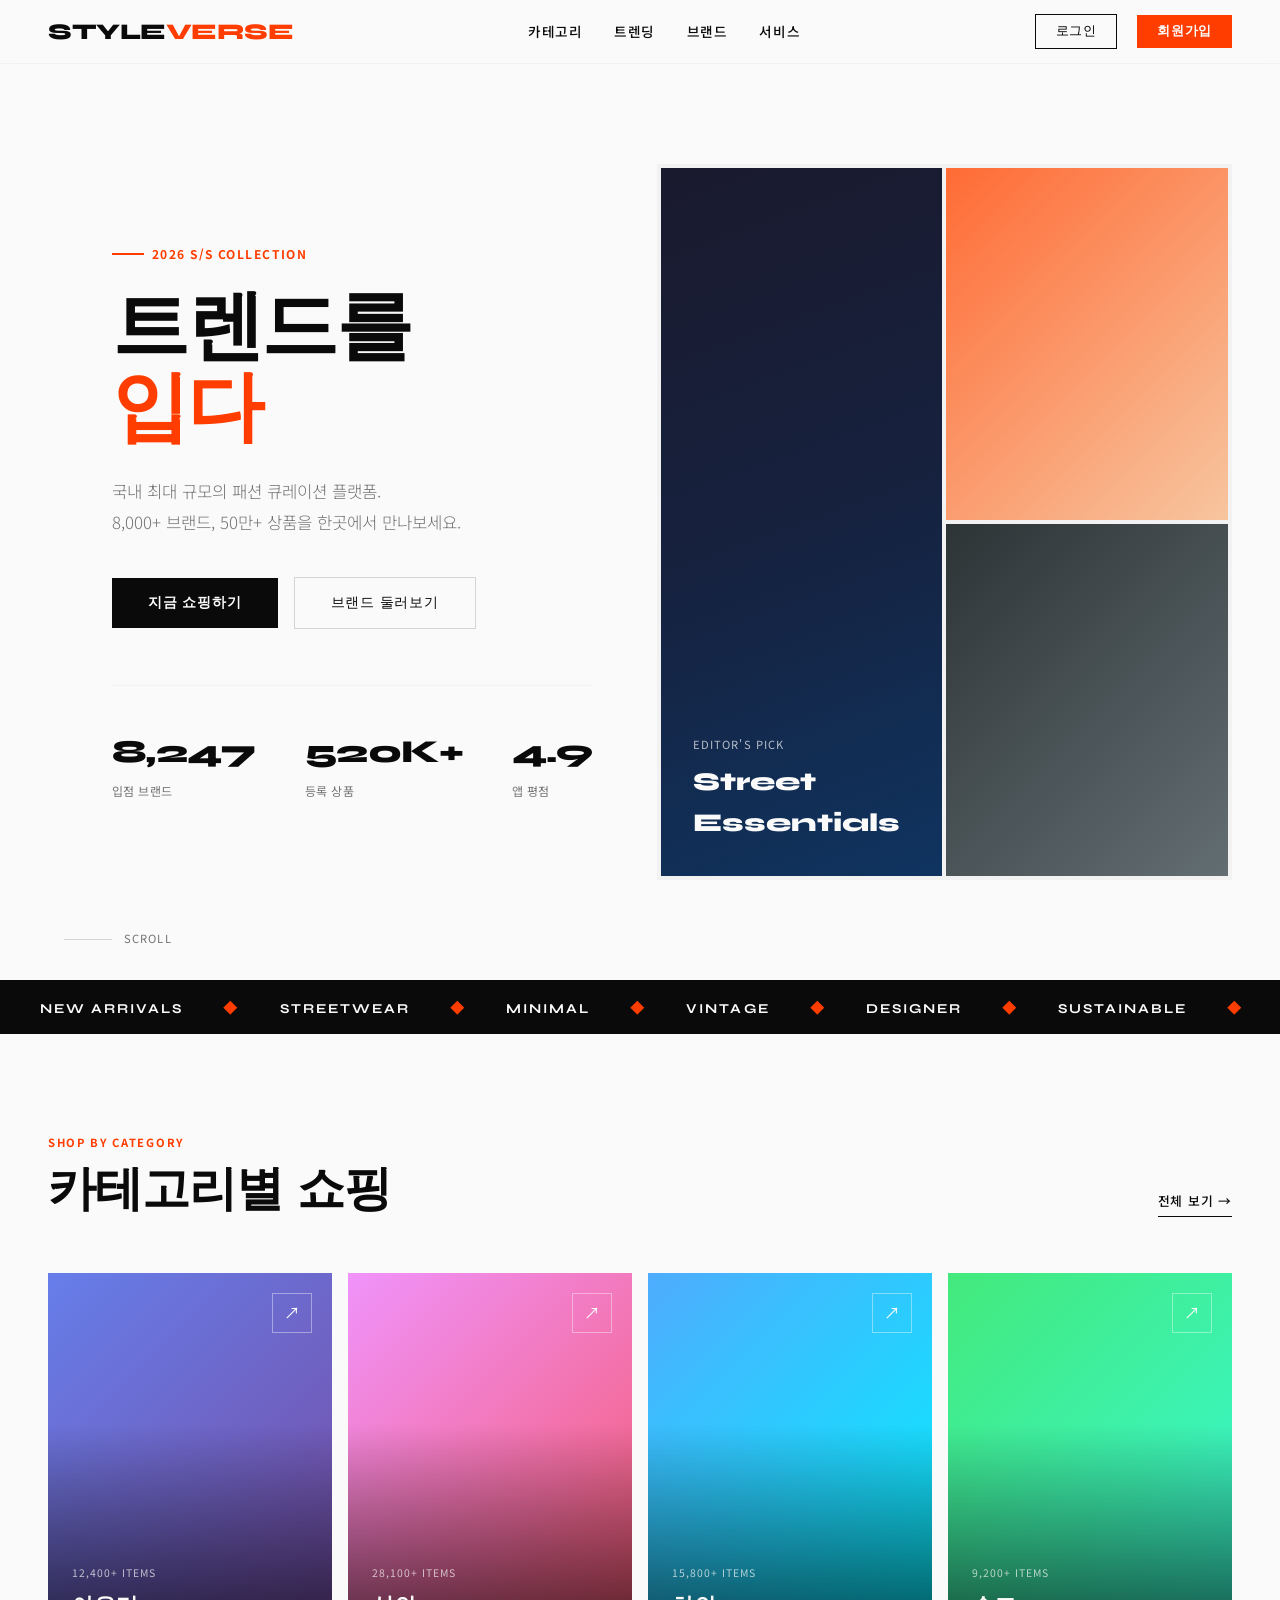
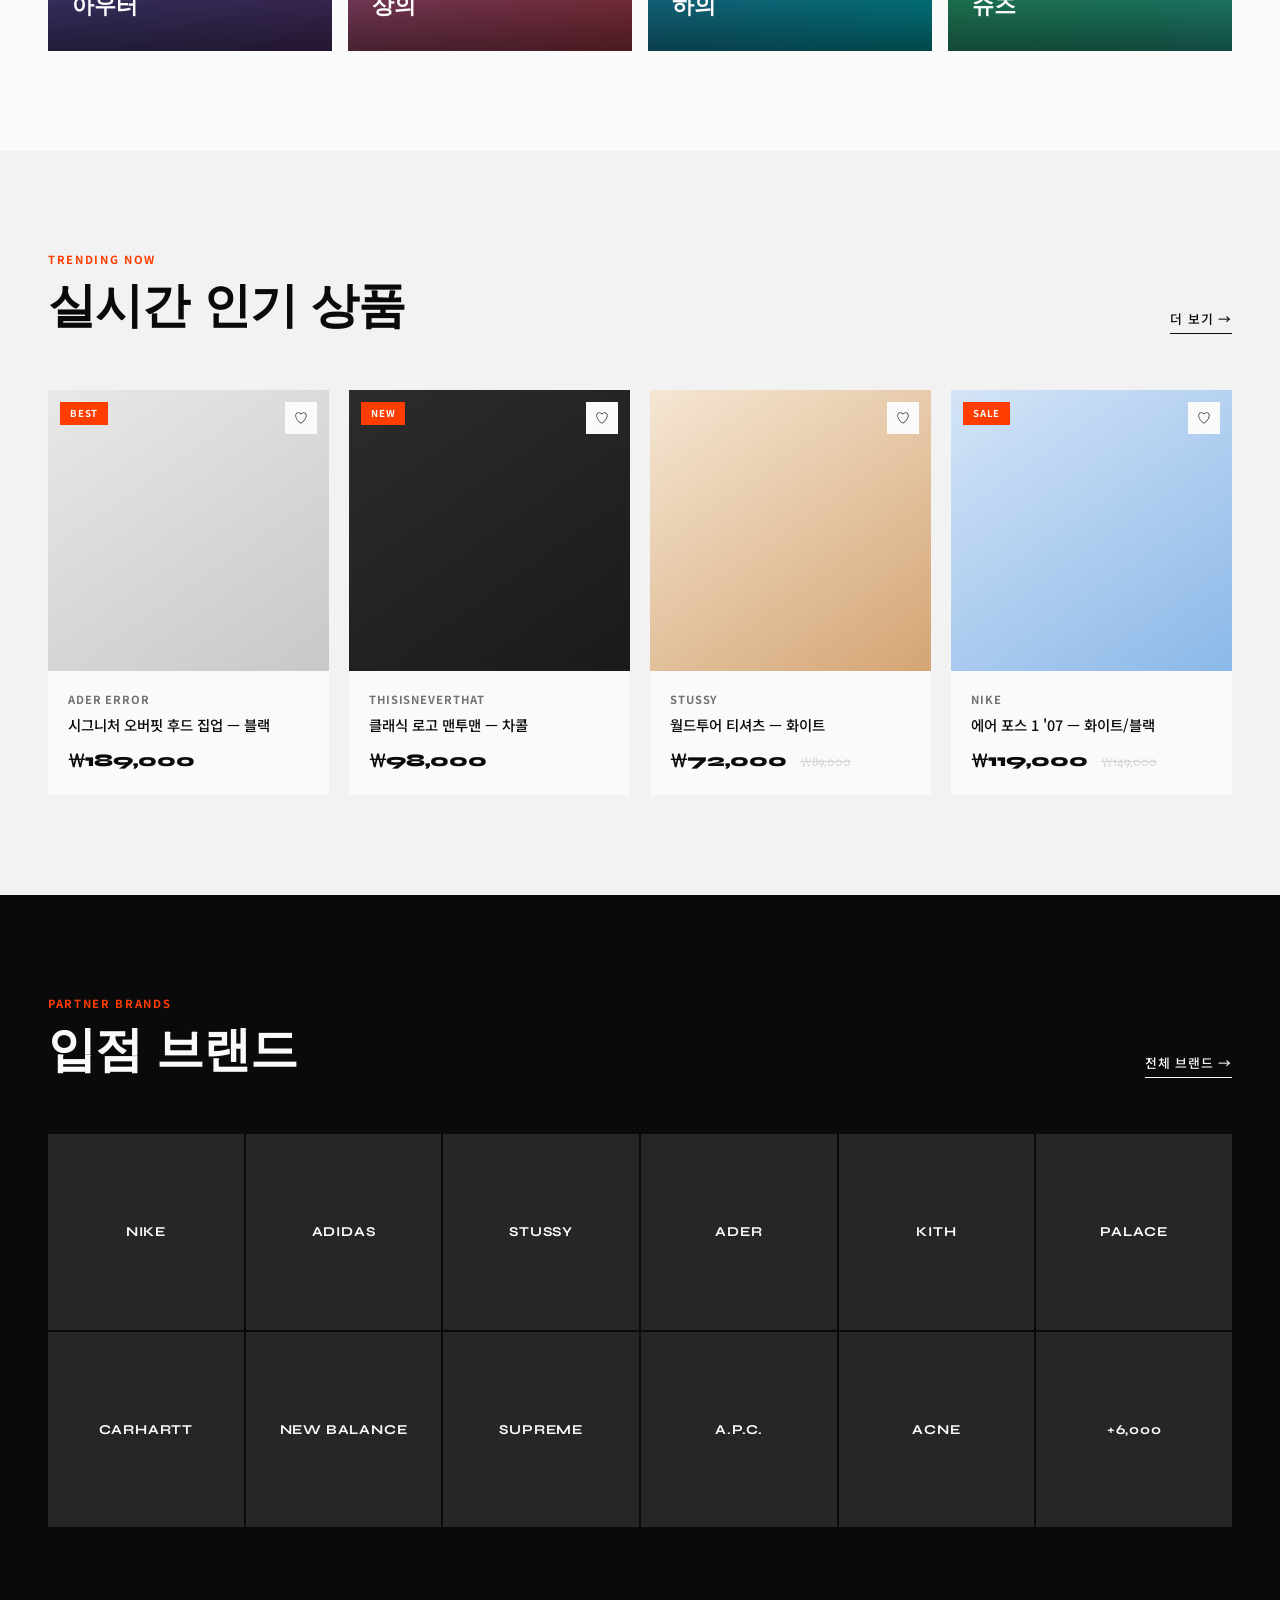
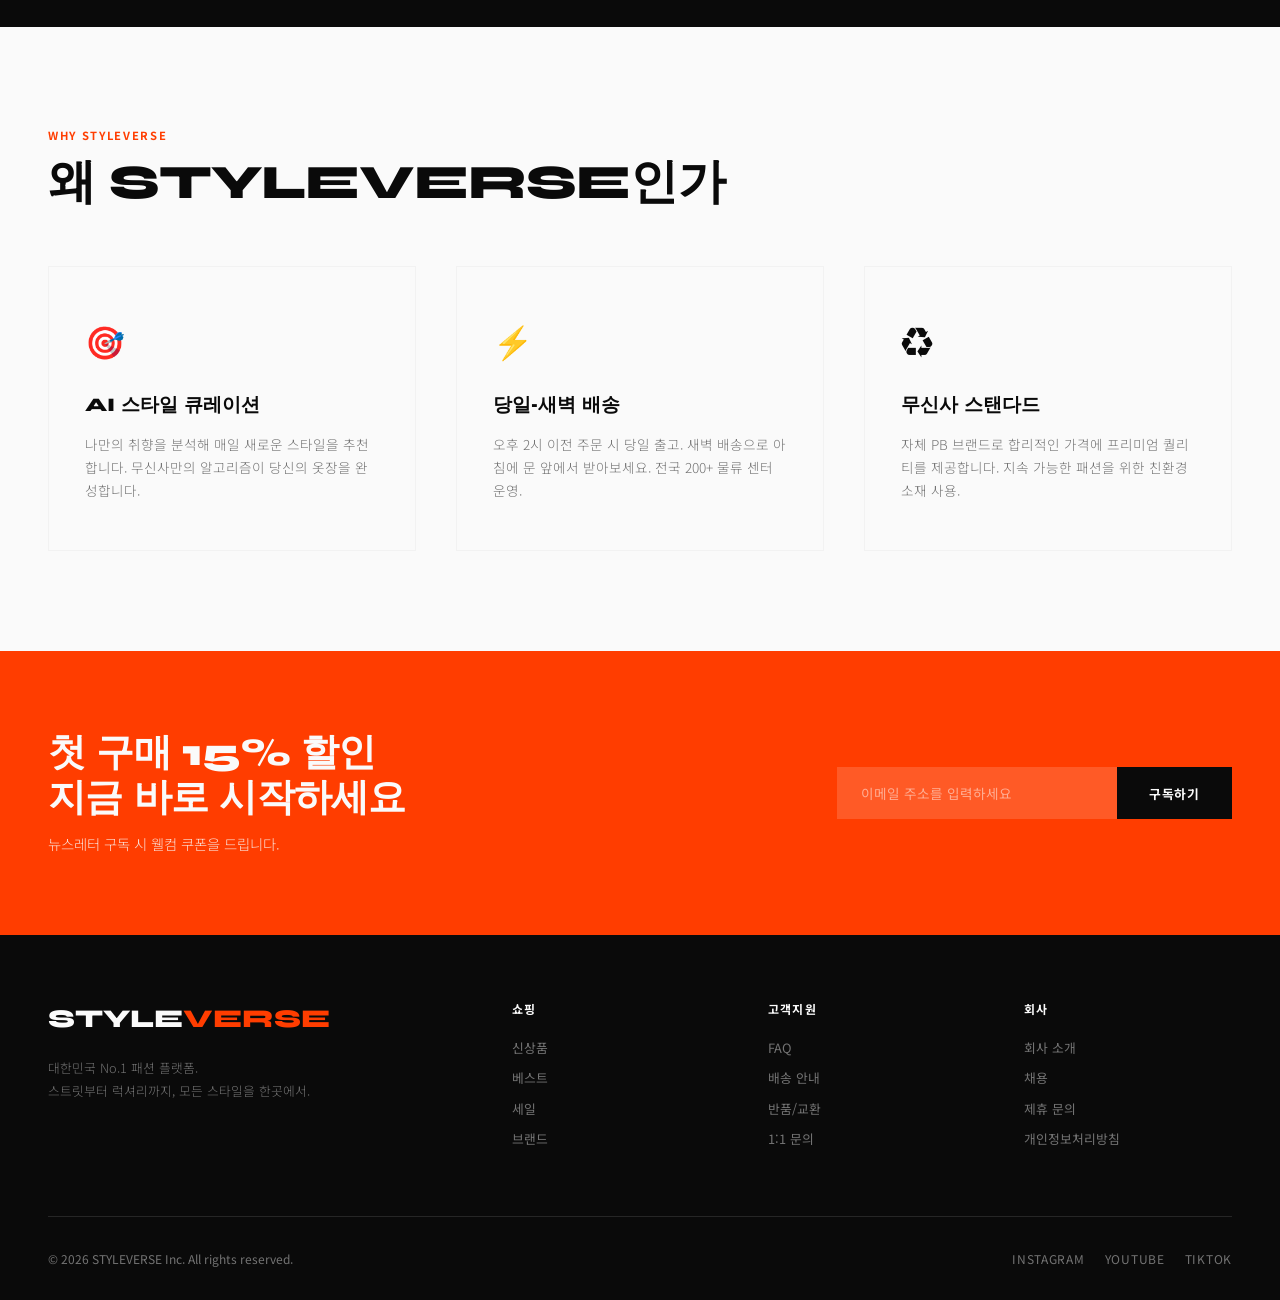
<file: templates/index.html>
<!DOCTYPE html>
<html lang="ko">
<head>
  <meta charset="UTF-8">
  <meta name="viewport" content="width=device-width, initial-scale=1.0">
  <title>STYLEVERSE — 트렌드를 입다</title>
  <link rel="preconnect" href="https://fonts.googleapis.com">
  <link rel="preconnect" href="https://fonts.gstatic.com" crossorigin>
  <link href="https://fonts.googleapis.com/css2?family=Noto+Sans+KR:wght@300;400;500;700;900&family=Syne:wght@700;800&display=swap" rel="stylesheet">
  <style>
    *, *::before, *::after { box-sizing: border-box; margin: 0; padding: 0; }

    :root {
      --black: #0a0a0a;
      --white: #fafafa;
      --gray-100: #f2f2f2;
      --gray-300: #d4d4d4;
      --gray-500: #737373;
      --gray-800: #262626;
      --accent: #ff3d00;
      --accent-soft: #fff0eb;
      --font-display: 'Syne', sans-serif;
      --font-body: 'Noto Sans KR', sans-serif;
    }

    html { scroll-behavior: smooth; }

    body {
      font-family: var(--font-body);
      background: var(--white);
      color: var(--black);
      line-height: 1.6;
      overflow-x: hidden;
    }

    a { text-decoration: none; color: inherit; }

    /* ── HEADER ── */
    header {
      position: fixed;
      top: 0; left: 0; right: 0;
      z-index: 100;
      display: flex;
      align-items: center;
      justify-content: space-between;
      padding: 0 48px;
      height: 64px;
      background: rgba(250, 250, 250, 0.85);
      backdrop-filter: blur(12px);
      border-bottom: 1px solid var(--gray-100);
      transition: box-shadow 0.3s;
    }

    header.scrolled { box-shadow: 0 2px 20px rgba(0,0,0,0.06); }

    .logo {
      font-family: var(--font-display);
      font-size: 1.4rem;
      font-weight: 800;
      letter-spacing: -0.02em;
    }

    .logo span { color: var(--accent); }

    nav { display: flex; gap: 32px; }

    nav a {
      font-size: 0.85rem;
      font-weight: 500;
      letter-spacing: 0.04em;
      text-transform: uppercase;
      position: relative;
      transition: color 0.2s;
    }

    nav a::after {
      content: '';
      position: absolute;
      bottom: -4px; left: 0;
      width: 0; height: 2px;
      background: var(--accent);
      transition: width 0.3s;
    }

    nav a:hover::after { width: 100%; }

    .header-actions { display: flex; gap: 20px; align-items: center; }

    .btn-ghost {
      font-size: 0.8rem;
      font-weight: 500;
      padding: 8px 20px;
      border: 1.5px solid var(--black);
      border-radius: 0;
      background: transparent;
      cursor: pointer;
      transition: all 0.25s;
      letter-spacing: 0.05em;
    }

    .btn-ghost:hover { background: var(--black); color: var(--white); }

    .btn-primary {
      font-size: 0.8rem;
      font-weight: 700;
      padding: 8px 20px;
      background: var(--accent);
      color: var(--white);
      border: none;
      cursor: pointer;
      letter-spacing: 0.05em;
      transition: background 0.25s, transform 0.15s;
    }

    .btn-primary:hover { background: #e03500; transform: translateY(-1px); }

    /* ── HERO ── */
    .hero {
      margin-top: 64px;
      min-height: calc(100vh - 64px);
      display: grid;
      grid-template-columns: 1fr 1fr;
      position: relative;
      overflow: hidden;
    }

    .hero-content {
      display: flex;
      flex-direction: column;
      justify-content: center;
      padding: 80px 64px;
      position: relative;
      z-index: 2;
    }

    .hero-tag {
      display: inline-flex;
      align-items: center;
      gap: 8px;
      font-size: 0.75rem;
      font-weight: 700;
      letter-spacing: 0.12em;
      text-transform: uppercase;
      color: var(--accent);
      margin-bottom: 24px;
    }

    .hero-tag::before {
      content: '';
      width: 32px; height: 2px;
      background: var(--accent);
    }

    .hero h1 {
      font-family: var(--font-display);
      font-size: clamp(3rem, 6vw, 5.5rem);
      font-weight: 800;
      line-height: 1.05;
      letter-spacing: -0.03em;
      margin-bottom: 28px;
    }

    .hero h1 em {
      font-style: normal;
      color: var(--accent);
    }

    .hero-desc {
      font-size: 1.05rem;
      color: var(--gray-500);
      max-width: 420px;
      margin-bottom: 40px;
      font-weight: 300;
      line-height: 1.8;
    }

    .hero-cta { display: flex; gap: 16px; align-items: center; }

    .btn-hero {
      padding: 16px 36px;
      font-size: 0.85rem;
      font-weight: 700;
      letter-spacing: 0.06em;
      text-transform: uppercase;
      background: var(--black);
      color: var(--white);
      border: none;
      cursor: pointer;
      transition: all 0.3s;
    }

    .btn-hero:hover { background: var(--accent); }

    .btn-hero-outline {
      padding: 16px 36px;
      font-size: 0.85rem;
      font-weight: 500;
      letter-spacing: 0.06em;
      text-transform: uppercase;
      background: transparent;
      color: var(--black);
      border: 1.5px solid var(--gray-300);
      cursor: pointer;
      transition: all 0.3s;
    }

    .btn-hero-outline:hover { border-color: var(--black); }

    .hero-stats {
      display: flex;
      gap: 48px;
      margin-top: 56px;
      padding-top: 40px;
      border-top: 1px solid var(--gray-100);
    }

    .stat-num {
      font-family: var(--font-display);
      font-size: 2rem;
      font-weight: 800;
      letter-spacing: -0.02em;
    }

    .stat-label {
      font-size: 0.75rem;
      color: var(--gray-500);
      margin-top: 4px;
      letter-spacing: 0.04em;
    }

    .hero-visual {
      position: relative;
      background: var(--gray-100);
      overflow: hidden;
    }

    .hero-visual-inner {
      position: absolute;
      inset: 0;
      display: grid;
      grid-template-columns: 1fr 1fr;
      grid-template-rows: 1fr 1fr;
      gap: 4px;
      padding: 4px;
    }

    .hero-img {
      background-size: cover;
      background-position: center;
      transition: transform 0.6s ease;
    }

    .hero-img:hover { transform: scale(1.03); }

    .hero-img-1 {
      grid-row: span 2;
      background: linear-gradient(160deg, #1a1a2e 0%, #16213e 50%, #0f3460 100%);
      display: flex;
      align-items: flex-end;
      padding: 32px;
    }

    .hero-img-1 .card-label {
      color: var(--white);
      font-size: 0.7rem;
      letter-spacing: 0.1em;
      text-transform: uppercase;
      opacity: 0.7;
    }

    .hero-img-1 .card-title {
      color: var(--white);
      font-family: var(--font-display);
      font-size: 1.6rem;
      font-weight: 800;
      margin-top: 8px;
    }

    .hero-img-2 {
      background: linear-gradient(135deg, #ff6b35, #f7c59f);
    }

    .hero-img-3 {
      background: linear-gradient(135deg, #2d3436, #636e72);
    }

    .hero-scroll {
      position: absolute;
      bottom: 32px;
      left: 64px;
      display: flex;
      align-items: center;
      gap: 12px;
      font-size: 0.7rem;
      letter-spacing: 0.1em;
      text-transform: uppercase;
      color: var(--gray-500);
      z-index: 3;
    }

    .scroll-line {
      width: 48px; height: 1px;
      background: var(--gray-300);
      position: relative;
      overflow: hidden;
    }

    .scroll-line::after {
      content: '';
      position: absolute;
      left: -100%; top: 0;
      width: 100%; height: 100%;
      background: var(--accent);
      animation: scrollAnim 2s infinite;
    }

    @keyframes scrollAnim {
      0% { left: -100%; }
      100% { left: 100%; }
    }

    /* ── MARQUEE ── */
    .marquee {
      background: var(--black);
      color: var(--white);
      padding: 14px 0;
      overflow: hidden;
      white-space: nowrap;
    }

    .marquee-track {
      display: inline-flex;
      animation: marquee 25s linear infinite;
    }

    .marquee-track span {
      font-family: var(--font-display);
      font-size: 0.85rem;
      font-weight: 700;
      letter-spacing: 0.15em;
      text-transform: uppercase;
      padding: 0 40px;
    }

    .marquee-track .dot {
      color: var(--accent);
      padding: 0;
    }

    @keyframes marquee {
      0% { transform: translateX(0); }
      100% { transform: translateX(-50%); }
    }

    /* ── SECTION COMMON ── */
    section { padding: 100px 48px; }

    .section-header {
      display: flex;
      justify-content: space-between;
      align-items: flex-end;
      margin-bottom: 56px;
    }

    .section-label {
      font-size: 0.7rem;
      font-weight: 700;
      letter-spacing: 0.15em;
      text-transform: uppercase;
      color: var(--accent);
      margin-bottom: 12px;
    }

    .section-title {
      font-family: var(--font-display);
      font-size: clamp(2rem, 4vw, 3rem);
      font-weight: 800;
      letter-spacing: -0.02em;
      line-height: 1.1;
    }

    .section-link {
      font-size: 0.8rem;
      font-weight: 500;
      letter-spacing: 0.06em;
      text-transform: uppercase;
      border-bottom: 1.5px solid var(--black);
      padding-bottom: 4px;
      transition: color 0.2s, border-color 0.2s;
    }

    .section-link:hover { color: var(--accent); border-color: var(--accent); }

    /* ── CATEGORIES ── */
    .categories { background: var(--white); }

    .category-grid {
      display: grid;
      grid-template-columns: repeat(4, 1fr);
      gap: 16px;
    }

    .category-card {
      position: relative;
      aspect-ratio: 3/4;
      overflow: hidden;
      cursor: pointer;
      group: hover;
    }

    .category-bg {
      position: absolute;
      inset: 0;
      transition: transform 0.5s ease;
    }

    .category-card:hover .category-bg { transform: scale(1.06); }

    .category-card:nth-child(1) .category-bg { background: linear-gradient(180deg, transparent 40%, rgba(0,0,0,0.7)), linear-gradient(135deg, #667eea, #764ba2); }
    .category-card:nth-child(2) .category-bg { background: linear-gradient(180deg, transparent 40%, rgba(0,0,0,0.7)), linear-gradient(135deg, #f093fb, #f5576c); }
    .category-card:nth-child(3) .category-bg { background: linear-gradient(180deg, transparent 40%, rgba(0,0,0,0.7)), linear-gradient(135deg, #4facfe, #00f2fe); }
    .category-card:nth-child(4) .category-bg { background: linear-gradient(180deg, transparent 40%, rgba(0,0,0,0.7)), linear-gradient(135deg, #43e97b, #38f9d7); }

    .category-info {
      position: absolute;
      bottom: 0; left: 0; right: 0;
      padding: 28px 24px;
      color: var(--white);
    }

    .category-count {
      font-size: 0.65rem;
      letter-spacing: 0.1em;
      text-transform: uppercase;
      opacity: 0.7;
      margin-bottom: 6px;
    }

    .category-name {
      font-family: var(--font-display);
      font-size: 1.4rem;
      font-weight: 800;
    }

    .category-arrow {
      position: absolute;
      top: 20px; right: 20px;
      width: 40px; height: 40px;
      border: 1.5px solid rgba(255,255,255,0.4);
      display: flex;
      align-items: center;
      justify-content: center;
      font-size: 1rem;
      color: var(--white);
      transition: all 0.3s;
    }

    .category-card:hover .category-arrow {
      background: var(--white);
      color: var(--black);
      border-color: var(--white);
    }

    /* ── TRENDING ── */
    .trending { background: var(--gray-100); }

    .product-grid {
      display: grid;
      grid-template-columns: repeat(4, 1fr);
      gap: 20px;
    }

    .product-card {
      background: var(--white);
      overflow: hidden;
      cursor: pointer;
      transition: transform 0.3s, box-shadow 0.3s;
    }

    .product-card:hover {
      transform: translateY(-6px);
      box-shadow: 0 20px 40px rgba(0,0,0,0.08);
    }

    .product-img {
      aspect-ratio: 1;
      position: relative;
      overflow: hidden;
    }

    .product-card:nth-child(1) .product-img { background: linear-gradient(145deg, #e8e8e8, #c8c8c8); }
    .product-card:nth-child(2) .product-img { background: linear-gradient(145deg, #2c2c2c, #1a1a1a); }
    .product-card:nth-child(3) .product-img { background: linear-gradient(145deg, #f5e6d3, #d4a574); }
    .product-card:nth-child(4) .product-img { background: linear-gradient(145deg, #d4e4f7, #8bb8e8); }

    .product-badge {
      position: absolute;
      top: 12px; left: 12px;
      background: var(--accent);
      color: var(--white);
      font-size: 0.6rem;
      font-weight: 700;
      letter-spacing: 0.08em;
      text-transform: uppercase;
      padding: 4px 10px;
    }

    .product-wish {
      position: absolute;
      top: 12px; right: 12px;
      width: 32px; height: 32px;
      background: var(--white);
      border: none;
      display: flex;
      align-items: center;
      justify-content: center;
      cursor: pointer;
      font-size: 0.9rem;
      transition: transform 0.2s;
    }

    .product-wish:hover { transform: scale(1.15); }

    .product-info { padding: 20px; }

    .product-brand {
      font-size: 0.7rem;
      font-weight: 700;
      letter-spacing: 0.08em;
      text-transform: uppercase;
      color: var(--gray-500);
      margin-bottom: 6px;
    }

    .product-name {
      font-size: 0.9rem;
      font-weight: 500;
      margin-bottom: 12px;
      line-height: 1.4;
    }

    .product-price {
      font-family: var(--font-display);
      font-size: 1.1rem;
      font-weight: 800;
    }

    .product-price .original {
      font-size: 0.8rem;
      color: var(--gray-300);
      text-decoration: line-through;
      margin-left: 8px;
      font-weight: 400;
    }

    /* ── BRANDS ── */
    .brands { background: var(--black); color: var(--white); }

    .brands .section-label { color: var(--accent); }
    .brands .section-link { border-color: var(--white); color: var(--white); }
    .brands .section-link:hover { color: var(--accent); border-color: var(--accent); }

    .brand-grid {
      display: grid;
      grid-template-columns: repeat(6, 1fr);
      gap: 2px;
    }

    .brand-item {
      aspect-ratio: 1;
      display: flex;
      align-items: center;
      justify-content: center;
      background: var(--gray-800);
      font-family: var(--font-display);
      font-size: 0.85rem;
      font-weight: 700;
      letter-spacing: 0.06em;
      text-transform: uppercase;
      transition: background 0.3s, color 0.3s;
      cursor: pointer;
    }

    .brand-item:hover {
      background: var(--accent);
      color: var(--white);
    }

    /* ── FEATURES ── */
    .features { background: var(--white); }

    .feature-grid {
      display: grid;
      grid-template-columns: repeat(3, 1fr);
      gap: 40px;
    }

    .feature-card {
      padding: 48px 36px;
      border: 1px solid var(--gray-100);
      transition: border-color 0.3s, transform 0.3s;
    }

    .feature-card:hover {
      border-color: var(--accent);
      transform: translateY(-4px);
    }

    .feature-icon {
      font-size: 2rem;
      margin-bottom: 24px;
    }

    .feature-title {
      font-family: var(--font-display);
      font-size: 1.2rem;
      font-weight: 800;
      margin-bottom: 12px;
    }

    .feature-desc {
      font-size: 0.85rem;
      color: var(--gray-500);
      line-height: 1.7;
      font-weight: 300;
    }

    /* ── CTA BANNER ── */
    .cta-banner {
      background: var(--accent);
      color: var(--white);
      padding: 80px 48px;
      display: flex;
      align-items: center;
      justify-content: space-between;
      gap: 40px;
    }

    .cta-banner h2 {
      font-family: var(--font-display);
      font-size: clamp(1.8rem, 3vw, 2.8rem);
      font-weight: 800;
      letter-spacing: -0.02em;
      line-height: 1.15;
    }

    .cta-banner p {
      font-size: 0.9rem;
      opacity: 0.85;
      margin-top: 12px;
      font-weight: 300;
    }

    .cta-form {
      display: flex;
      gap: 0;
      flex-shrink: 0;
    }

    .cta-input {
      padding: 16px 24px;
      border: none;
      background: rgba(255,255,255,0.15);
      color: var(--white);
      font-family: var(--font-body);
      font-size: 0.85rem;
      width: 280px;
      outline: none;
    }

    .cta-input::placeholder { color: rgba(255,255,255,0.5); }

    .cta-submit {
      padding: 16px 32px;
      background: var(--black);
      color: var(--white);
      border: none;
      font-family: var(--font-body);
      font-size: 0.8rem;
      font-weight: 700;
      letter-spacing: 0.06em;
      text-transform: uppercase;
      cursor: pointer;
      transition: background 0.25s;
    }

    .cta-submit:hover { background: var(--gray-800); }

    /* ── FOOTER ── */
    footer {
      background: var(--black);
      color: var(--gray-500);
      padding: 64px 48px 32px;
    }

    .footer-top {
      display: grid;
      grid-template-columns: 2fr 1fr 1fr 1fr;
      gap: 48px;
      margin-bottom: 56px;
    }

    .footer-logo {
      font-family: var(--font-display);
      font-size: 1.6rem;
      font-weight: 800;
      color: var(--white);
      margin-bottom: 16px;
    }

    .footer-logo span { color: var(--accent); }

    .footer-desc {
      font-size: 0.8rem;
      line-height: 1.8;
      font-weight: 300;
    }

    .footer-col h4 {
      color: var(--white);
      font-size: 0.75rem;
      font-weight: 700;
      letter-spacing: 0.1em;
      text-transform: uppercase;
      margin-bottom: 20px;
    }

    .footer-col a {
      display: block;
      font-size: 0.8rem;
      margin-bottom: 10px;
      transition: color 0.2s;
    }

    .footer-col a:hover { color: var(--white); }

    .footer-bottom {
      display: flex;
      justify-content: space-between;
      align-items: center;
      padding-top: 32px;
      border-top: 1px solid var(--gray-800);
      font-size: 0.75rem;
    }

    .footer-social { display: flex; gap: 20px; }

    .footer-social a {
      color: var(--gray-500);
      font-size: 0.75rem;
      letter-spacing: 0.06em;
      text-transform: uppercase;
      transition: color 0.2s;
    }

    .footer-social a:hover { color: var(--white); }

    /* ── RESPONSIVE ── */
    @media (max-width: 1024px) {
      header { padding: 0 24px; }
      nav { display: none; }
      .hero { grid-template-columns: 1fr; min-height: auto; }
      .hero-visual { min-height: 400px; }
      .hero-content { padding: 60px 24px; }
      .hero-scroll { left: 24px; }
      section { padding: 72px 24px; }
      .category-grid, .product-grid { grid-template-columns: repeat(2, 1fr); }
      .brand-grid { grid-template-columns: repeat(3, 1fr); }
      .feature-grid { grid-template-columns: 1fr; }
      .cta-banner { flex-direction: column; text-align: center; }
      .footer-top { grid-template-columns: 1fr 1fr; }
    }

    @media (max-width: 600px) {
      .category-grid, .product-grid { grid-template-columns: 1fr; }
      .brand-grid { grid-template-columns: repeat(2, 1fr); }
      .hero-stats { gap: 24px; }
      .hero-cta { flex-direction: column; align-items: flex-start; }
      .cta-form { flex-direction: column; width: 100%; }
      .cta-input { width: 100%; }
      .footer-top { grid-template-columns: 1fr; }
    }
  </style>
</head>
<body>

  <!-- HEADER -->
  <header id="header">
    <a href="#" class="logo">STYLE<span>VERSE</span></a>
    <nav>
      <a href="#categories">카테고리</a>
      <a href="#trending">트렌딩</a>
      <a href="#brands">브랜드</a>
      <a href="#features">서비스</a>
    </nav>
    <div class="header-actions">
      <button class="btn-ghost">로그인</button>
      <button class="btn-primary">회원가입</button>
    </div>
  </header>

  <!-- HERO -->
  <section class="hero">
    <div class="hero-content">
      <div class="hero-tag">2026 S/S Collection</div>
      <h1>트렌드를<br><em>입다</em></h1>
      <p class="hero-desc">
        국내 최대 규모의 패션 큐레이션 플랫폼.<br>
        8,000+ 브랜드, 50만+ 상품을 한곳에서 만나보세요.
      </p>
      <div class="hero-cta">
        <button class="btn-hero">지금 쇼핑하기</button>
        <button class="btn-hero-outline">브랜드 둘러보기</button>
      </div>
      <div class="hero-stats">
        <div>
          <div class="stat-num">8,247</div>
          <div class="stat-label">입점 브랜드</div>
        </div>
        <div>
          <div class="stat-num">520K+</div>
          <div class="stat-label">등록 상품</div>
        </div>
        <div>
          <div class="stat-num">4.9</div>
          <div class="stat-label">앱 평점</div>
        </div>
      </div>
    </div>
    <div class="hero-visual">
      <div class="hero-visual-inner">
        <div class="hero-img hero-img-1">
          <div>
            <div class="card-label">Editor's Pick</div>
            <div class="card-title">Street<br>Essentials</div>
          </div>
        </div>
        <div class="hero-img hero-img-2"></div>
        <div class="hero-img hero-img-3"></div>
      </div>
    </div>
    <div class="hero-scroll">
      <div class="scroll-line"></div>
      Scroll
    </div>
  </section>

  <!-- MARQUEE -->
  <div class="marquee">
    <div class="marquee-track">
      <span>New Arrivals</span><span class="dot">◆</span>
      <span>Streetwear</span><span class="dot">◆</span>
      <span>Minimal</span><span class="dot">◆</span>
      <span>Vintage</span><span class="dot">◆</span>
      <span>Designer</span><span class="dot">◆</span>
      <span>Sustainable</span><span class="dot">◆</span>
      <span>Limited Drop</span><span class="dot">◆</span>
      <span>New Arrivals</span><span class="dot">◆</span>
      <span>Streetwear</span><span class="dot">◆</span>
      <span>Minimal</span><span class="dot">◆</span>
      <span>Vintage</span><span class="dot">◆</span>
      <span>Designer</span><span class="dot">◆</span>
      <span>Sustainable</span><span class="dot">◆</span>
      <span>Limited Drop</span><span class="dot">◆</span>
    </div>
  </div>

  <!-- CATEGORIES -->
  <section class="categories" id="categories">
    <div class="section-header">
      <div>
        <div class="section-label">Shop by Category</div>
        <h2 class="section-title">카테고리별 쇼핑</h2>
      </div>
      <a href="#" class="section-link">전체 보기 →</a>
    </div>
    <div class="category-grid">
      <div class="category-card">
        <div class="category-bg"></div>
        <div class="category-arrow">↗</div>
        <div class="category-info">
          <div class="category-count">12,400+ Items</div>
          <div class="category-name">아우터</div>
        </div>
      </div>
      <div class="category-card">
        <div class="category-bg"></div>
        <div class="category-arrow">↗</div>
        <div class="category-info">
          <div class="category-count">28,100+ Items</div>
          <div class="category-name">상의</div>
        </div>
      </div>
      <div class="category-card">
        <div class="category-bg"></div>
        <div class="category-arrow">↗</div>
        <div class="category-info">
          <div class="category-count">15,800+ Items</div>
          <div class="category-name">하의</div>
        </div>
      </div>
      <div class="category-card">
        <div class="category-bg"></div>
        <div class="category-arrow">↗</div>
        <div class="category-info">
          <div class="category-count">9,200+ Items</div>
          <div class="category-name">슈즈</div>
        </div>
      </div>
    </div>
  </section>

  <!-- TRENDING -->
  <section class="trending" id="trending">
    <div class="section-header">
      <div>
        <div class="section-label">Trending Now</div>
        <h2 class="section-title">실시간 인기 상품</h2>
      </div>
      <a href="#" class="section-link">더 보기 →</a>
    </div>
    <div class="product-grid">
      <div class="product-card">
        <div class="product-img">
          <span class="product-badge">BEST</span>
          <button class="product-wish">♡</button>
        </div>
        <div class="product-info">
          <div class="product-brand">ADER ERROR</div>
          <div class="product-name">시그니처 오버핏 후드 집업 — 블랙</div>
          <div class="product-price">₩189,000</div>
        </div>
      </div>
      <div class="product-card">
        <div class="product-img">
          <span class="product-badge">NEW</span>
          <button class="product-wish">♡</button>
        </div>
        <div class="product-info">
          <div class="product-brand">THISISNEVERTHAT</div>
          <div class="product-name">클래식 로고 맨투맨 — 차콜</div>
          <div class="product-price">₩98,000</div>
        </div>
      </div>
      <div class="product-card">
        <div class="product-img">
          <button class="product-wish">♡</button>
        </div>
        <div class="product-info">
          <div class="product-brand">STUSSY</div>
          <div class="product-name">월드투어 티셔츠 — 화이트</div>
          <div class="product-price">₩72,000 <span class="original">₩89,000</span></div>
        </div>
      </div>
      <div class="product-card">
        <div class="product-img">
          <span class="product-badge">SALE</span>
          <button class="product-wish">♡</button>
        </div>
        <div class="product-info">
          <div class="product-brand">NIKE</div>
          <div class="product-name">에어 포스 1 '07 — 화이트/블랙</div>
          <div class="product-price">₩119,000 <span class="original">₩149,000</span></div>
        </div>
      </div>
    </div>
  </section>

  <!-- BRANDS -->
  <section class="brands" id="brands">
    <div class="section-header">
      <div>
        <div class="section-label">Partner Brands</div>
        <h2 class="section-title">입점 브랜드</h2>
      </div>
      <a href="#" class="section-link">전체 브랜드 →</a>
    </div>
    <div class="brand-grid">
      <div class="brand-item">Nike</div>
      <div class="brand-item">Adidas</div>
      <div class="brand-item">Stussy</div>
      <div class="brand-item">Ader</div>
      <div class="brand-item">Kith</div>
      <div class="brand-item">Palace</div>
      <div class="brand-item">Carhartt</div>
      <div class="brand-item">New Balance</div>
      <div class="brand-item">Supreme</div>
      <div class="brand-item">A.P.C.</div>
      <div class="brand-item">Acne</div>
      <div class="brand-item">+6,000</div>
    </div>
  </section>

  <!-- FEATURES -->
  <section class="features" id="features">
    <div class="section-header">
      <div>
        <div class="section-label">Why STYLEVERSE</div>
        <h2 class="section-title">왜 STYLEVERSE인가</h2>
      </div>
    </div>
    <div class="feature-grid">
      <div class="feature-card">
        <div class="feature-icon">🎯</div>
        <h3 class="feature-title">AI 스타일 큐레이션</h3>
        <p class="feature-desc">나만의 취향을 분석해 매일 새로운 스타일을 추천합니다. 무신사만의 알고리즘이 당신의 옷장을 완성합니다.</p>
      </div>
      <div class="feature-card">
        <div class="feature-icon">⚡</div>
        <h3 class="feature-title">당일·새벽 배송</h3>
        <p class="feature-desc">오후 2시 이전 주문 시 당일 출고. 새벽 배송으로 아침에 문 앞에서 받아보세요. 전국 200+ 물류 센터 운영.</p>
      </div>
      <div class="feature-card">
        <div class="feature-icon">♻️</div>
        <h3 class="feature-title">무신사 스탠다드</h3>
        <p class="feature-desc">자체 PB 브랜드로 합리적인 가격에 프리미엄 퀄리티를 제공합니다. 지속 가능한 패션을 위한 친환경 소재 사용.</p>
      </div>
    </div>
  </section>

  <!-- CTA -->
  <div class="cta-banner">
    <div>
      <h2>첫 구매 15% 할인<br>지금 바로 시작하세요</h2>
      <p>뉴스레터 구독 시 웰컴 쿠폰을 드립니다.</p>
    </div>
    <form class="cta-form" onsubmit="return false;">
      <input type="email" class="cta-input" placeholder="이메일 주소를 입력하세요">
      <button type="submit" class="cta-submit">구독하기</button>
    </form>
  </div>

  <!-- FOOTER -->
  <footer>
    <div class="footer-top">
      <div>
        <div class="footer-logo">STYLE<span>VERSE</span></div>
        <p class="footer-desc">
          대한민국 No.1 패션 플랫폼.<br>
          스트릿부터 럭셔리까지, 모든 스타일을 한곳에서.
        </p>
      </div>
      <div class="footer-col">
        <h4>쇼핑</h4>
        <a href="#">신상품</a>
        <a href="#">베스트</a>
        <a href="#">세일</a>
        <a href="#">브랜드</a>
      </div>
      <div class="footer-col">
        <h4>고객지원</h4>
        <a href="#">FAQ</a>
        <a href="#">배송 안내</a>
        <a href="#">반품/교환</a>
        <a href="#">1:1 문의</a>
      </div>
      <div class="footer-col">
        <h4>회사</h4>
        <a href="#">회사 소개</a>
        <a href="#">채용</a>
        <a href="#">제휴 문의</a>
        <a href="#">개인정보처리방침</a>
      </div>
    </div>
    <div class="footer-bottom">
      <span>© 2026 STYLEVERSE Inc. All rights reserved.</span>
      <div class="footer-social">
        <a href="#">Instagram</a>
        <a href="#">YouTube</a>
        <a href="#">TikTok</a>
      </div>
    </div>
  </footer>

  <script>
    const header = document.getElementById('header');
    window.addEventListener('scroll', () => {
      header.classList.toggle('scrolled', window.scrollY > 10);
    });
  </script>
</body>
</html>
</file>
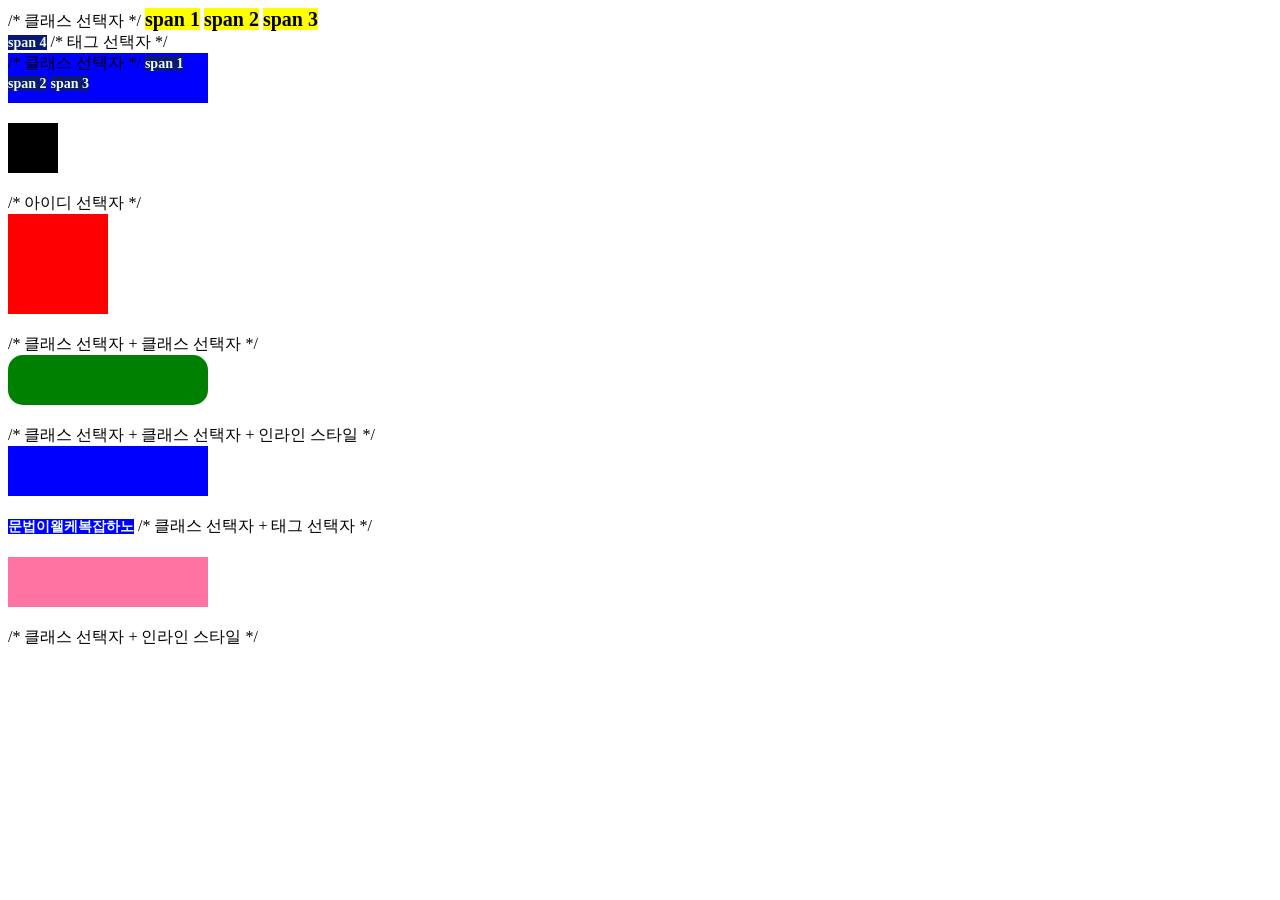
<file: templates/class-id.html>
<!DOCTYPE html>
<html lang="ko">
<head>
  <meta charset="UTF-8">
  <meta name="viewport" content="width=device-width, initial-scale=1.0">
  <title>클래스 ID</title>
</head>

<style>
    .my-box{                   /* 클래스 선택자 */
        width:200px; 
        height:50px;
        background: blue;
        margin-bottom: 20px;
    }

    .my-box.good{              /* 클래스 선택자 + 클래스 선택자 */
        width: 100px;
        height: 100px;
        background: red;
        margin-bottom: 20px;
    }

    .round{                    /* 클래스 선택자 */
        border-radius: 15px;
        background: pink
    }

    #one-box{                 /* 아이디 선택자 */
        width: 50px;
        height: 50px;
        background: black;
        margin-bottom: 20px;
    }

    .parent-box .box{         /* 클래스 선택자 + 클래스 선택자 */
        color: black;
        background: yellow;
        font-size: 20px;
        font-weight: bold;
    }

    span{                     /* 태그 선택자 */
        color: #EBFCF9;
        background: #0B1975;
        font-size: 14px;
        font-weight: bold;
    }

</style>

<body>

    <div class="parent-box">                      /* 클래스 선택자 */
        <span class="box">span 1</span>
        <span class="box">span 2</span>
        <span class="box">span 3</span>
    </div>
    <span>span 4</span>                         /* 태그 선택자 */

    <div class="my-box">                         /* 클래스 선택자 */
        <span>span 1</span>
        <span>span 2</span>
        <span>span 3</span>
    </div>


    <div id="one-box"></div>                    /* 아이디 선택자 */

    <div class="my-box good"></div>              /* 클래스 선택자 + 클래스 선택자 */
    <div class="round my-box" style="background: green;"></div> /* 클래스 선택자 + 클래스 선택자 + 인라인 스타일 */
    <div class="my-box"></div>
    <span class="my-box">문법이왤케복잡하노</span> /* 클래스 선택자 + 태그 선택자 */
    <div class="my-box" style="background:#FF73A3; margin-top: 20px;"></div> /* 클래스 선택자 + 인라인 스타일 */    

</body>
</html>
</file>
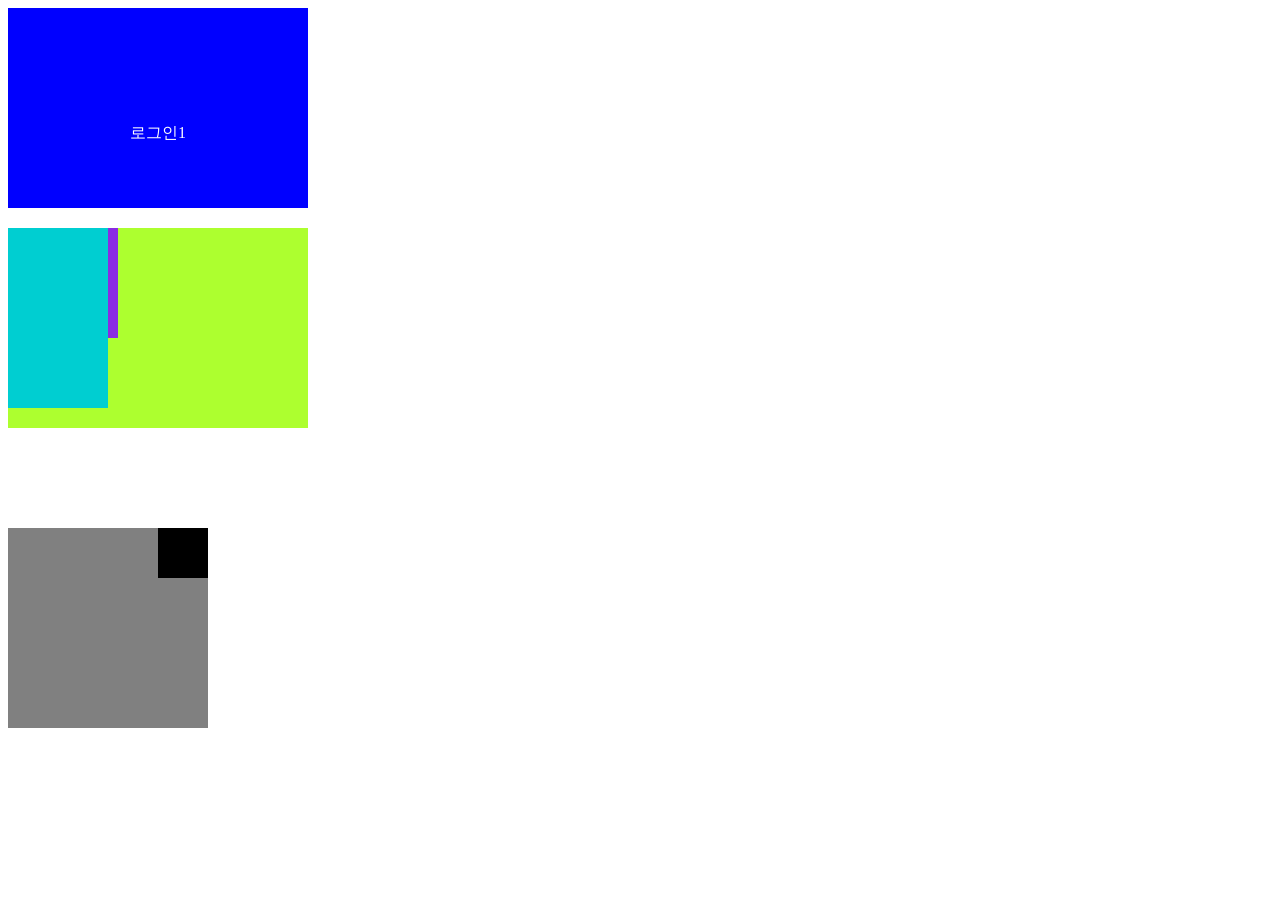
<file: templates/layout.html>
<!DOCTYPE html>
<html lang="ko">
<head>
  <meta charset="UTF-8">
  <meta name="viewport" content="width=device-width, initial-scale=1.0">
  <title>9-10강 : 레이아웃</title>
</head>
<body>

    <div style="width: 300px; height: 200px; background:blue;color: white; 
    margin-bottom: 20px; display: flex; flex-direction: row; justify-content: center; align-items: center;">
        <span style ="margin-top: 50px;">로그인1</span>
    </div>


    <div style="width: 300px; height: 200px; background:greenyellow;position: relative;">
        <div style="width: 110px; height: 110px; background:blueviolet;"></div>
        <div style="width: 100px; height: 180px; background:darkturquoise; position: absolute; top: 0px; left: 0px;"></div>
    </div>

    <div style="width: 200px; height: 200px; background:gray;position: relative; margin-top: 100px">
        <div style="width: 50px; height: 50px; background:black; position: absolute; top: 0px; right: 0px;"></div>
    </div>

</body>
</html>
</file>
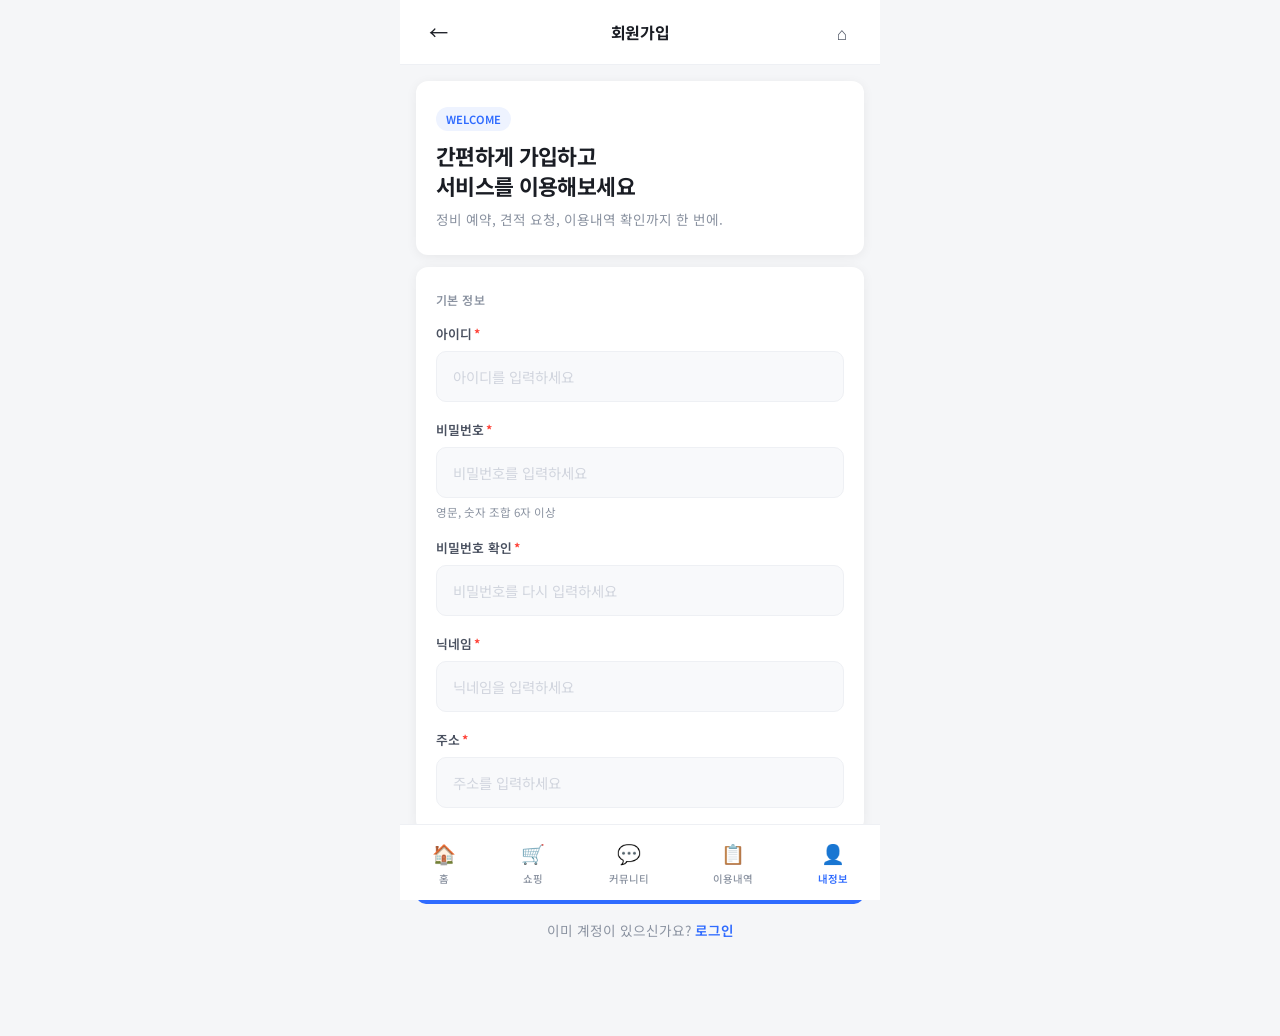
<file: templates/signup.html>
<!DOCTYPE html>
<html lang="ko">
<head>
  <meta charset="UTF-8">
  <meta name="viewport" content="width=device-width, initial-scale=1.0, maximum-scale=1.0, user-scalable=no">
  <title>회원가입 — AUTO CARE</title>
  <link rel="preconnect" href="https://fonts.googleapis.com">
  <link rel="preconnect" href="https://fonts.gstatic.com" crossorigin>
  <link href="https://fonts.googleapis.com/css2?family=Noto+Sans+KR:wght@400;500;600;700&display=swap" rel="stylesheet">
  <style>
    *, *::before, *::after { box-sizing: border-box; margin: 0; padding: 0; }

    :root {
      --blue: #2f6bff;
      --blue-dark: #1f56e0;
      --white: #ffffff;
      --bg: #f5f6f8;
      --gray-50: #f8f9fb;
      --gray-100: #eef0f4;
      --gray-300: #d1d5de;
      --gray-500: #8b93a1;
      --gray-700: #4a5160;
      --black: #1a1d24;
      --red: #ff3b30;
      --radius: 12px;
      --shadow: 0 2px 12px rgba(0, 0, 0, 0.06);
    }

    body {
      font-family: 'Noto Sans KR', sans-serif;
      background: var(--bg);
      color: var(--black);
      min-height: 100dvh;
      max-width: 480px;
      margin: 0 auto;
      position: relative;
      padding-bottom: 72px;
    }

    a { text-decoration: none; color: inherit; }

    /* ── HEADER ── */
    .header {
      position: sticky;
      top: 0;
      z-index: 10;
      display: flex;
      align-items: center;
      justify-content: space-between;
      padding: 14px 20px;
      background: var(--white);
      border-bottom: 1px solid var(--gray-100);
    }

    .header-back {
      width: 36px;
      height: 36px;
      display: flex;
      align-items: center;
      justify-content: center;
      font-size: 1.2rem;
      color: var(--black);
      border-radius: 50%;
      transition: background 0.2s;
    }

    .header-back:hover { background: var(--gray-100); }

    .header-title {
      font-size: 1rem;
      font-weight: 700;
      letter-spacing: -0.02em;
    }

    .header-home {
      width: 36px;
      height: 36px;
      display: flex;
      align-items: center;
      justify-content: center;
      font-size: 1.1rem;
      color: var(--gray-700);
    }

    /* ── HERO BANNER ── */
    .hero {
      margin: 16px 16px 0;
      padding: 24px 20px;
      background: var(--white);
      border-radius: var(--radius);
      box-shadow: var(--shadow);
    }

    .hero-badge {
      display: inline-block;
      font-size: 0.7rem;
      font-weight: 600;
      color: var(--blue);
      background: #eef3ff;
      padding: 4px 10px;
      border-radius: 20px;
      margin-bottom: 10px;
    }

    .hero h1 {
      font-size: 1.35rem;
      font-weight: 700;
      line-height: 1.4;
      letter-spacing: -0.03em;
      margin-bottom: 8px;
    }

    .hero p {
      font-size: 0.85rem;
      color: var(--gray-500);
      line-height: 1.6;
    }

    /* ── FORM CARD ── */
    .form-card {
      margin: 12px 16px;
      padding: 24px 20px;
      background: var(--white);
      border-radius: var(--radius);
      box-shadow: var(--shadow);
    }

    .form-section-title {
      font-size: 0.75rem;
      font-weight: 600;
      color: var(--gray-500);
      letter-spacing: 0.04em;
      margin-bottom: 16px;
      text-transform: uppercase;
    }

    .field {
      margin-bottom: 18px;
    }

    .field:last-of-type { margin-bottom: 0; }

    .field label {
      display: block;
      font-size: 0.8rem;
      font-weight: 600;
      color: var(--gray-700);
      margin-bottom: 8px;
    }

    .field label .required {
      color: var(--red);
      margin-left: 2px;
    }

    .field input {
      width: 100%;
      padding: 14px 16px;
      font-family: inherit;
      font-size: 0.9rem;
      color: var(--black);
      background: var(--gray-50);
      border: 1.5px solid var(--gray-100);
      border-radius: 10px;
      outline: none;
      transition: border-color 0.2s, background 0.2s;
    }

    .field input::placeholder { color: var(--gray-300); }

    .field input:focus {
      border-color: var(--blue);
      background: var(--white);
    }

    .field-hint {
      font-size: 0.72rem;
      color: var(--gray-500);
      margin-top: 6px;
    }

    .error-msg {
      display: none;
      font-size: 0.78rem;
      color: var(--red);
      margin-top: 14px;
      padding: 10px 14px;
      background: #fff5f5;
      border-radius: 8px;
      text-align: center;
    }

    .error-msg.show { display: block; }

    /* ── SUBMIT ── */
    .submit-area {
      margin: 16px 16px 24px;
    }

    .btn-submit {
      width: 100%;
      padding: 16px;
      font-family: inherit;
      font-size: 1rem;
      font-weight: 700;
      color: var(--white);
      background: var(--blue);
      border: none;
      border-radius: 10px;
      cursor: pointer;
      transition: background 0.2s, transform 0.15s;
      letter-spacing: -0.01em;
    }

    .btn-submit:hover { background: var(--blue-dark); }

    .btn-submit:active { transform: scale(0.98); }

    .btn-submit:disabled {
      background: var(--gray-300);
      cursor: not-allowed;
      transform: none;
    }

    .login-link {
      text-align: center;
      margin-top: 16px;
      font-size: 0.85rem;
      color: var(--gray-500);
    }

    .login-link a {
      color: var(--blue);
      font-weight: 600;
    }

    /* ── BOTTOM NAV ── */
    .bottom-nav {
      position: fixed;
      bottom: 0;
      left: 50%;
      transform: translateX(-50%);
      width: 100%;
      max-width: 480px;
      display: flex;
      justify-content: space-around;
      align-items: center;
      padding: 10px 0 calc(10px + env(safe-area-inset-bottom));
      background: var(--white);
      border-top: 1px solid var(--gray-100);
      z-index: 20;
    }

    .nav-item {
      display: flex;
      flex-direction: column;
      align-items: center;
      gap: 4px;
      font-size: 0.65rem;
      font-weight: 500;
      color: var(--gray-500);
      padding: 4px 8px;
      transition: color 0.2s;
    }

    .nav-item .icon { font-size: 1.2rem; }

    .nav-item.active { color: var(--blue); font-weight: 600; }
  </style>
</head>
<body>

  <header class="header">
    <a href="/" class="header-back" aria-label="뒤로가기">←</a>
    <span class="header-title">회원가입</span>
    <a href="/" class="header-home" aria-label="홈">⌂</a>
  </header>

  <section class="hero">
    <span class="hero-badge">WELCOME</span>
    <h1>간편하게 가입하고<br>서비스를 이용해보세요</h1>
    <p>정비 예약, 견적 요청, 이용내역 확인까지 한 번에.</p>
  </section>

  <form class="form-card" id="signup-form" novalidate>
    <div class="form-section-title">기본 정보</div>

    <div class="field">
      <label for="u_id">아이디<span class="required">*</span></label>
      <input type="text" id="u_id" name="u_id" placeholder="아이디를 입력하세요" autocomplete="username" required>
    </div>

    <div class="field">
      <label for="pw">비밀번호<span class="required">*</span></label>
      <input type="password" id="pw" name="pw" placeholder="비밀번호를 입력하세요" autocomplete="new-password" required>
      <p class="field-hint">영문, 숫자 조합 6자 이상</p>
    </div>

    <div class="field">
      <label for="pw_confirm">비밀번호 확인<span class="required">*</span></label>
      <input type="password" id="pw_confirm" name="pw_confirm" placeholder="비밀번호를 다시 입력하세요" autocomplete="new-password" required>
    </div>

    <div class="field">
      <label for="nick">닉네임<span class="required">*</span></label>
      <input type="text" id="nick" name="nick" placeholder="닉네임을 입력하세요" required>
    </div>

    <div class="field">
      <label for="address">주소<span class="required">*</span></label>
      <input type="text" id="address" name="address" placeholder="주소를 입력하세요" required>
    </div>

    <p class="error-msg" id="error-msg"></p>
  </form>

  <div class="submit-area">
    <button type="submit" form="signup-form" class="btn-submit" id="submit-btn">가입하기</button>
    <p class="login-link">이미 계정이 있으신가요? <a href="/">로그인</a></p>
  </div>

  <nav class="bottom-nav">
    <a href="/" class="nav-item">
      <span class="icon">🏠</span>
      <span>홈</span>
    </a>
    <a href="/" class="nav-item">
      <span class="icon">🛒</span>
      <span>쇼핑</span>
    </a>
    <a href="/" class="nav-item">
      <span class="icon">💬</span>
      <span>커뮤니티</span>
    </a>
    <a href="/" class="nav-item">
      <span class="icon">📋</span>
      <span>이용내역</span>
    </a>
    <a href="/signup" class="nav-item active">
      <span class="icon">👤</span>
      <span>내정보</span>
    </a>
  </nav>

  <script>
    const form = document.getElementById('signup-form');
    const errorMsg = document.getElementById('error-msg');
    const submitBtn = document.getElementById('submit-btn');

    function showError(message) {
      errorMsg.textContent = message;
      errorMsg.classList.add('show');
    }

    function hideError() {
      errorMsg.classList.remove('show');
    }

    form.addEventListener('submit', async (e) => {
      e.preventDefault();
      hideError();

      const u_id = form.u_id.value.trim();
      const pw = form.pw.value;
      const pw_confirm = form.pw_confirm.value;
      const nick = form.nick.value.trim();
      const address = form.address.value.trim();

      if (!u_id || !pw || !nick || !address) {
        showError('필수 항목을 모두 입력해주세요.');
        return;
      }

      if (pw.length < 6) {
        showError('비밀번호는 6자 이상 입력해주세요.');
        return;
      }

      if (pw !== pw_confirm) {
        showError('비밀번호가 일치하지 않습니다.');
        return;
      }

      submitBtn.disabled = true;
      submitBtn.textContent = '가입 처리 중...';

      try {
        const res = await fetch('/api/user/create-user', {
          method: 'POST',
          headers: { 'Content-Type': 'application/json' },
          body: JSON.stringify({ u_id, pw, nick, address }),
        });
        const data = await res.json();

        if (data.success) {
          alert('회원가입이 완료되었습니다!');
          window.location.href = '/';
          return;
        }

        showError(data.message || '회원가입에 실패했습니다.');
      } catch {
        showError('서버와 통신 중 오류가 발생했습니다.');
      } finally {
        submitBtn.disabled = false;
        submitBtn.textContent = '가입하기';
      }
    });
  </script>
</body>
</html>
</file>
